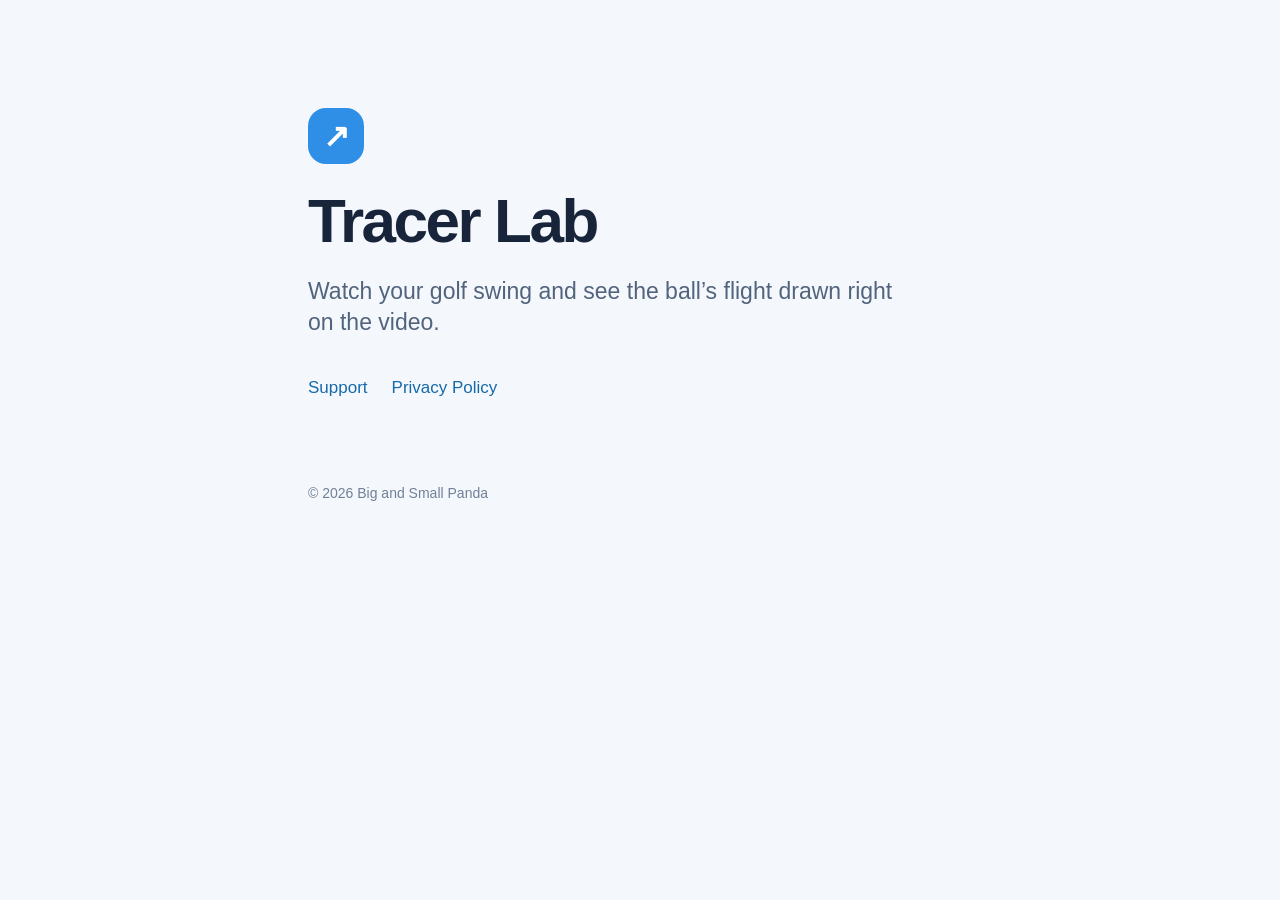
<file: index.html>
<!doctype html>
<html lang="en"><head><meta charset="utf-8"><meta name="viewport" content="width=device-width,initial-scale=1"><title>Tracer Lab</title><link rel="stylesheet" href="style.css"></head>
<body><main><div class="mark">↗</div><h1>Tracer Lab</h1><p class="lead">Watch your golf swing and see the ball’s flight drawn right on the video.</p><nav><a href="support.html">Support</a><a href="privacy.html">Privacy Policy</a></nav><footer>© 2026 Big and Small Panda</footer></main></body></html>
</file>
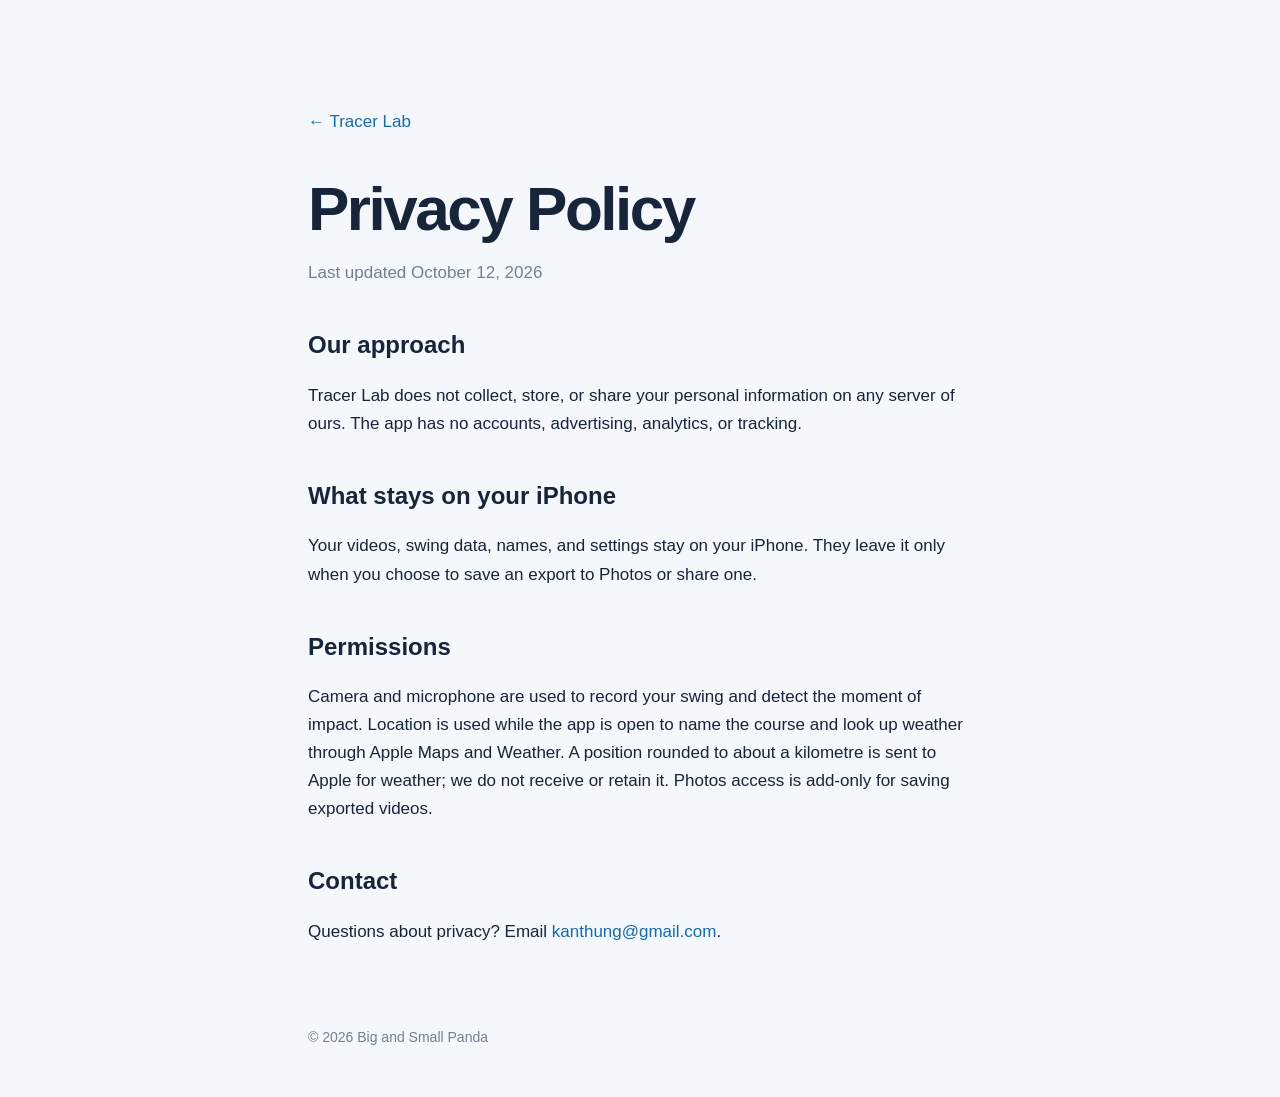
<file: privacy.html>
<!doctype html>
<html lang="en"><head><meta charset="utf-8"><meta name="viewport" content="width=device-width,initial-scale=1"><title>Privacy Policy · Tracer Lab</title><link rel="stylesheet" href="style.css"></head>
<body><main><a class="back" href="index.html">← Tracer Lab</a><h1>Privacy Policy</h1><p class="muted">Last updated October 12, 2026</p><h2>Our approach</h2><p>Tracer Lab does not collect, store, or share your personal information on any server of ours. The app has no accounts, advertising, analytics, or tracking.</p><h2>What stays on your iPhone</h2><p>Your videos, swing data, names, and settings stay on your iPhone. They leave it only when you choose to save an export to Photos or share one.</p><h2>Permissions</h2><p>Camera and microphone are used to record your swing and detect the moment of impact. Location is used while the app is open to name the course and look up weather through Apple Maps and Weather. A position rounded to about a kilometre is sent to Apple for weather; we do not receive or retain it. Photos access is add-only for saving exported videos.</p><h2>Contact</h2><p>Questions about privacy? Email <a href="mailto:kanthung@gmail.com">kanthung@gmail.com</a>.</p><footer>© 2026 Big and Small Panda</footer></main></body></html>
</file>
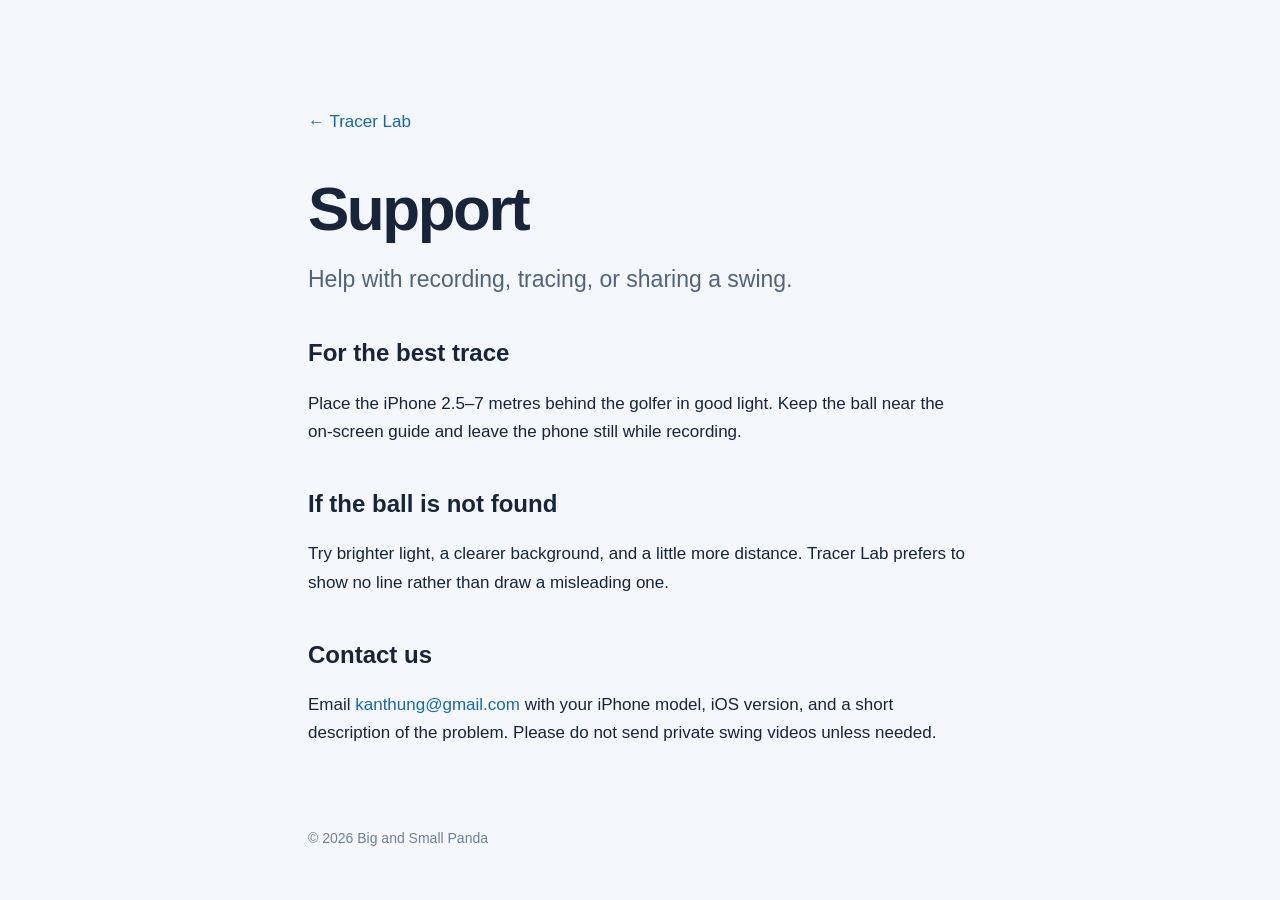
<file: support.html>
<!doctype html>
<html lang="en"><head><meta charset="utf-8"><meta name="viewport" content="width=device-width,initial-scale=1"><title>Support · Tracer Lab</title><link rel="stylesheet" href="style.css"></head>
<body><main><a class="back" href="index.html">← Tracer Lab</a><h1>Support</h1><p class="lead">Help with recording, tracing, or sharing a swing.</p><h2>For the best trace</h2><p>Place the iPhone 2.5–7 metres behind the golfer in good light. Keep the ball near the on-screen guide and leave the phone still while recording.</p><h2>If the ball is not found</h2><p>Try brighter light, a clearer background, and a little more distance. Tracer Lab prefers to show no line rather than draw a misleading one.</p><h2>Contact us</h2><p>Email <a href="mailto:kanthung@gmail.com">kanthung@gmail.com</a> with your iPhone model, iOS version, and a short description of the problem. Please do not send private swing videos unless needed.</p><footer>© 2026 Big and Small Panda</footer></main></body></html>
</file>
<file: style.css>
:root{color-scheme:light;--ink:#17243a;--blue:#2f8fe6;--pale:#f4f8fc}*{box-sizing:border-box}body{margin:0;background:var(--pale);color:var(--ink);font:17px/1.65 -apple-system,BlinkMacSystemFont,"Segoe UI",sans-serif}main{max-width:720px;margin:0 auto;padding:12vh 28px 48px}.mark{display:grid;place-items:center;width:56px;height:56px;border-radius:18px;background:var(--blue);color:white;font-size:32px;font-weight:700;margin-bottom:24px}h1{font-size:clamp(38px,8vw,62px);line-height:1.05;margin:0 0 18px;letter-spacing:-.04em}h2{font-size:24px;margin:38px 0 8px}.lead{font-size:23px;line-height:1.35;max-width:600px;color:#52647d}.muted{color:#718096}.back{display:inline-block;margin-bottom:40px}nav{display:flex;gap:24px;margin-top:36px}a{color:#1769aa;text-decoration:none}a:hover{text-decoration:underline}footer{margin-top:80px;color:#718096;font-size:14px}
</file>
